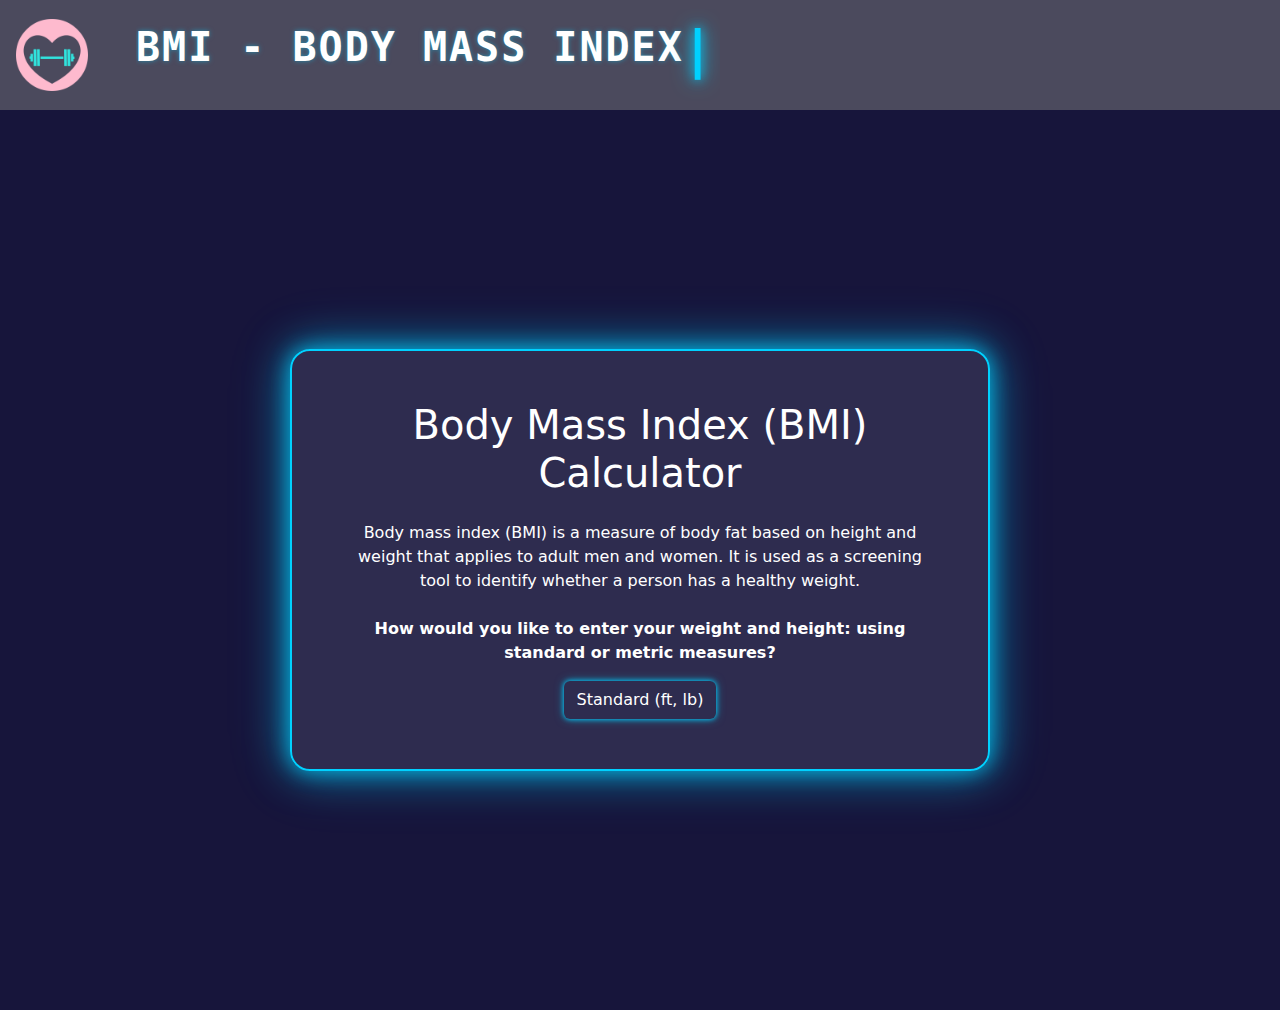
<file: index.html>
<!DOCTYPE html>
<html lang="en">

<head>
  <meta charset="UTF-8">
  <meta name="viewport" content="width=device-width, initial-scale=1.0">
  <title>Fixed Navbar with Animation</title>
  <link rel="stylesheet" href="styles.css">

  <!-- Bootstrap CSS -->
  <link href="https://cdn.jsdelivr.net/npm/bootstrap@5.3.0-alpha1/dist/css/bootstrap.min.css" rel="stylesheet">

</head>

<body style="background-color: #17153B; color: white;">

  <!-- Navbar -->
  <nav class="navbar navbar-expand-lg ">
    <div class="container-fluid">
      <a class="navbar-brand" href="#">
        <img src="img/logo.png" alt="Logo" class="logo-circle">
      </a>
      <div class="collapse navbar-collapse justify-content-start" id="navbarNav">
        <ul class="navbar-nav">
          <li class="nav-item">
            <a class="nav-link bmi-calculator" href="#">
              <span class="typed-text">BMI - BODY MASS INDEX</span><span class="neon-cursor">|</span>
            </a>
          </li>
        </ul>
      </div>
    </div>
  </nav>

   <!-- Main Content -->
   <div class="container d-flex align-items-center justify-content-center" style="min-height: 100vh;">
    <div class="text-center neon-box">
      <h1 class="mb-4">Body Mass Index (BMI) Calculator</h1>
      <p>Body mass index (BMI) is a measure of body fat based on height and weight that applies to adult men and women. It is used as a screening tool to identify whether a person has a healthy weight.</p>
      <p class="mt-4"><strong>How would you like to enter your weight and height: using standard or metric measures?</strong></p>
      <div class="d-flex justify-content-center">
        <button class="btn btn-neon mx-2" style="color: #00d1ff;"><a href="standard.html" style="text-decoration: none; color: #fff;">Standard (ft, lb)</a></button>
        <!-- <button class="btn btn-neon mx-2" style="color: #00d1ff;"><a href="" style="text-decoration: none; color: #fff;">Metrical (m, kg)</a></button> -->
      </div>
    </div>
  </div>


  <script src="script.js"></script>
  <!-- Bootstrap JS -->
  <script src="https://code.jquery.com/jquery-3.5.1.slim.min.js"></script>
  <script src="https://cdn.jsdelivr.net/npm/@popperjs/core@2.11.6/dist/umd/popper.min.js"></script>
  <script src="https://stackpath.bootstrapcdn.com/bootstrap/4.5.2/js/bootstrap.min.js"></script>
</body>

</html>
</file>
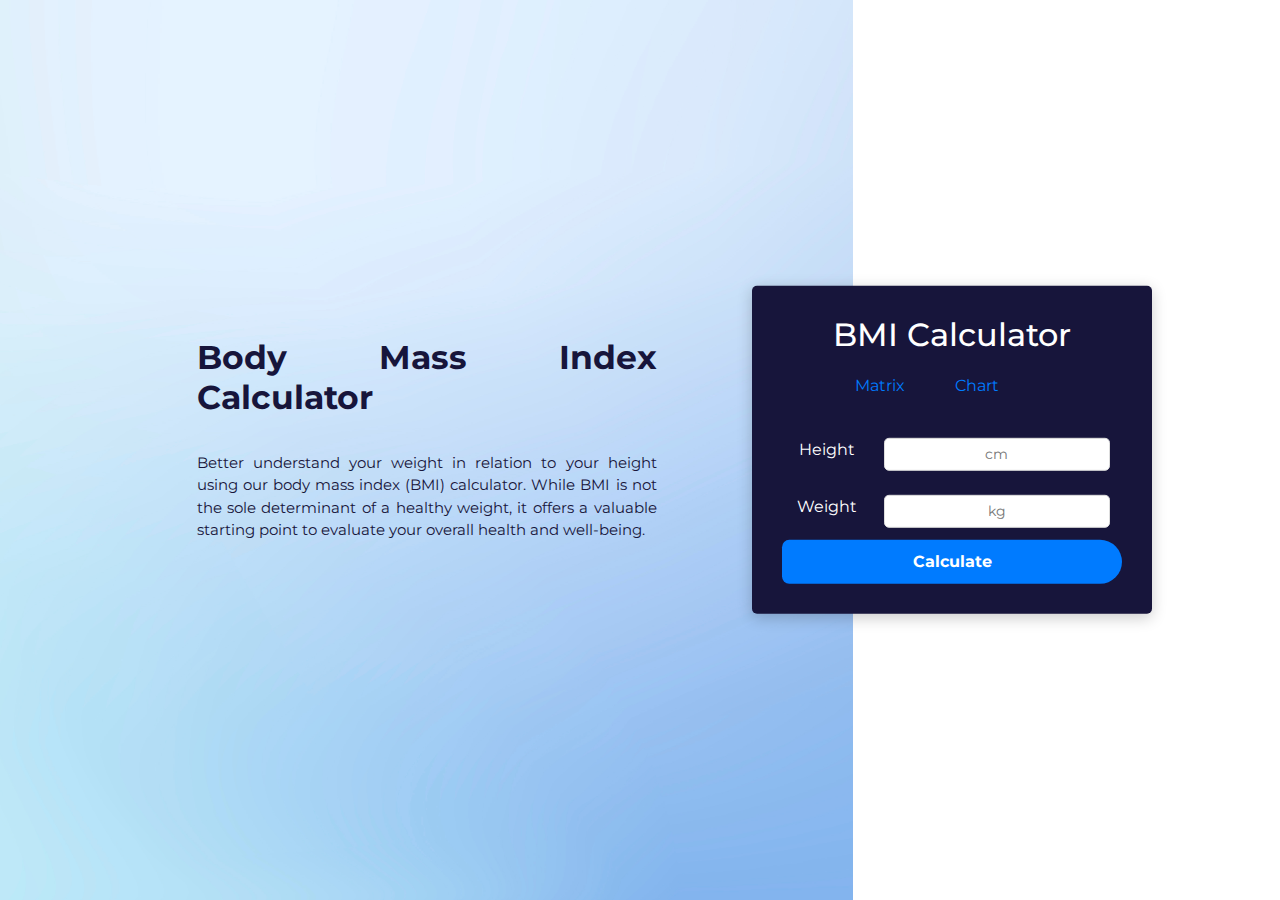
<file: standard.html>
<!DOCTYPE html>
<html lang="en">

<head>
    <meta charset="UTF-8">
    <meta name="viewport" content="width=device-width, initial-scale=1.0">
    <title>BMI Calculator</title>
    <link rel="stylesheet" href="std.css">
    <link rel="preconnect" href="https://fonts.googleapis.com">
    <link rel="preconnect" href="https://fonts.gstatic.com" crossorigin>
    <link href="https://fonts.googleapis.com/css2?family=Montserrat:wght@400&display=swap" rel="stylesheet">
    <link rel="stylesheet" href="https://stackpath.bootstrapcdn.com/bootstrap/4.5.2/css/bootstrap.min.css">
</head>

<body>
    <div class="container-fluid">
        <div class="row">
            <div class="col-md-8 left-part">
                <div class="intro-text">
                    <h1>Body Mass Index Calculator</h1><br>
                    <p id="introParagraph">Better understand your weight in relation to your height using our body mass index (BMI) calculator. While BMI is not the sole determinant of a healthy weight, it offers a valuable starting point to evaluate your overall health and well-being.</p>
                </div>
                <div id="result" class="bmi-result" style="display:none;"></div> <!-- Initially hidden -->

                <!-- Add the BMI chart image -->
                <img id="bmiImage" src="img/table.png" alt="BMI Chart" style="display:none; width:100%; height:auto;"> <!-- Adjust the path and size as needed -->
            </div>

            <div class="col-md-4 right-part">
                <!-- Rectangle with BMI calculator -->
                <div class="rectangle right-rectangle">
                    <div class="bmi-form">
                        <h2>BMI Calculator</h2>
                        <div class="radio-group">
                            <label>
                                <a href="#" id="matrixLink">Matrix</a>
                            </label>
                            <label>
                                <a href="#" id="chartLink">Chart</a>
                            </label>
                        </div>

                        <!-- Table for input fields -->
                        <table class="table table-borderless text-white" id="bmiTable">
                            <tbody>
                                <tr>
                                    <td><label for="heightInput">Height</label></td>
                                    <td><input type="text" id="heightInput" name="height" placeholder="cm"></td>
                                </tr>
                                <tr>
                                    <td><label for="weightInput">Weight</label></td>
                                    <td><input type="text" id="weightInput" name="weight" placeholder="kg"></td>
                                </tr>
                            </tbody>
                        </table>

                        <button id="btn" class="btn-neon">Calculate</button> 
                    </div>
                </div>
            </div>
        </div>
    </div>

    <script src="https://code.jquery.com/jquery-3.5.1.slim.min.js"></script>
    <script src="https://cdn.jsdelivr.net/npm/@popperjs/core@2.0.6/dist/umd/popper.min.js"></script>
    <script src="https://stackpath.bootstrapcdn.com/bootstrap/4.5.2/js/bootstrap.min.js"></script>
    <script src="script.js"></script> <!-- Link to your JS file -->
</body>

</html>
</file>
<file: styles.css>
/* Fixed transparent gray navbar */
.navbar {
  position: fixed;
  top: 0;
  width: 100%;
  background-color: rgba(128, 128, 128, 0.5); /* Transparent gray */
  height: 110px; /* Make navbar taller */
}

.navbar a {
  font-family: "Monospace", sans-serif;
  font-size: 40px; /* Make text bigger */
  color: white; /* Normal state color */
  text-transform: uppercase;
  font-weight: bold;
}

/* Remove hover effect */
.navbar a:hover {
  color: white; /* Keep the color the same as normal state */
  text-decoration: none; /* Remove underline */
}

/* Circle logo style with flickering glow */
.logo-circle {
  width: 80px; /* Adjusted width */
  height: 80px; /* Adjusted height */
  border-radius: 50%;
  object-fit: cover;
  margin-right: 20px; /* Space between logo and text */
  animation: flicker 1.5s infinite alternate; /* Flicker animation */
}

/* Keyframes for flickering glow */
@keyframes flicker {
  0% {
    box-shadow: 0 0 10px #00d1ff, 0 0 20px #00d1ff; /* Low glow */
  }
  50% {
    box-shadow: 0 0 20px #00d1ff, 0 0 40px #00d1ff; /* Bright glow */
  }
  100% {
    box-shadow: 0 0 10px #00d1ff, 0 0 20px #00d1ff; /* Low glow */
  }
}

/* BMI text with subtle glow */
.bmi-calculator {
  font-family: 'Courier', monospace;
  font-size: 20px;
  white-space: nowrap;
  overflow: hidden;
  letter-spacing: 2px;
  color: #ffffff; /* White text */
  text-shadow: 0 0 5px rgba(0, 209, 255, 0.5);  
}

/* Typing animation */
.typed-text {
  display: inline-block;
  animation: typing 5s steps(27, end); /* Match the length of the text */
  white-space: nowrap;
  overflow: hidden; /* Ensures text gets hidden before it's fully typed */
  border-right: none; /* Removes any extra cursor effect */
}

/* Neon cursor style */
.neon-cursor {
  color: #00d1ff; /* Neon blue cursor */
  text-shadow: 0 0 8px #00d1ff, 0 0 16px #00d1ff; /* Cursor glow effect */
  animation: blink-cursor 1s step-end infinite; /* Blinking cursor */
  display: inline-block;
  vertical-align: super; /* Align cursor properly */
  margin-left: 2px; /* Small space between cursor and text */
  transform: scale(1.3); /* Make cursor bigger */
}

/* Keyframes for typing text animation */
@keyframes typing {
  from {
    width: 0;
  }
  to {
    width: 27ch; /* Matches the length of the text */
  }
}

/* Keyframes for cursor blink */
@keyframes blink-cursor {
  50% {
    opacity: 0;
  }
}

/* Main content container with neon border and flicker effect */
.neon-box {
  padding: 50px;
  background-color: rgba(255, 255, 255, 0.1);
  border-radius: 20px;
  max-width: 700px; /* Make the box bigger */
  border: 2px solid #00d1ff; /* Base neon color */
  box-shadow: 0 0 20px rgba(0, 209, 255, 0.7), 0 0 40px rgba(0, 209, 255, 0.5), 0 0 60px rgba(0, 209, 255, 0.3);
  animation: neon-flicker 2s infinite alternate;
}

/* Neon effect for buttons */
.btn-neon {
  border: 2px solid #00d1ff; /* Neon border */
  color: #00d1ff;
  background-color: transparent;
  transition: 0.3s;
  box-shadow: 0 0 5px #00d1ff, 0 0 10px rgba(0, 209, 255, 0.5);
}

/* Hover effect for buttons */
.btn-neon:hover {
  background-color: rgba(0, 209, 255, 0.2);
  color: #fff;
  box-shadow: 0 0 5px #00d1ff, 0 0 15px #00d1ff, 0 0 25px rgba(0, 209, 255, 0.5);
}

/* Responsive adjustments for smaller screens */
@media (max-width: 768px) {
  .navbar {
    height: 80px; /* Adjust navbar height */
  }

  .navbar a {
    font-size: 30px; /* Smaller text for mobile */
  }

  .logo-circle {
    width: 60px; /* Smaller logo size */
    height: 60px; /* Smaller logo size */
    margin-right: 15px; /* Adjust spacing */
  }

  .neon-box {
    padding: 30px; /* Adjust padding for mobile */
    max-width: 90%; /* Ensure box fits on smaller screens */
  }

  .bmi-calculator {
    font-size: 18px; /* Adjust text size for better readability */
  }
}
</file>
<file: std.css>
.left-part {
    background-image: url('img/v960-ning-31.jpg'); 
    background-size: cover; 
    background-position: center; 
    height: 100vh; 
    color: white; 
    display: flex; 
    flex-direction: column; 
    justify-content: center; 
    align-items: center; 
    text-align: center; 
}

.intro-text {
    text-align: justify; 
    max-width: 500px; 
    margin: 0 auto; 
    padding: 0 20px; 
}

.intro-text h1 {
    font-size: 33px; 
    margin-bottom: 10px; 
    font-family: "Montserrat", sans-serif;
    font-weight: bold; 
    color: #17153b;
}

.intro-text p {
    font-size: 15px; 
    line-height: 1.5; 
    font-family: "Montserrat", sans-serif;
    color: #17153b;
    margin-bottom: 20px; 
}

.bmi-result {
    font-family: 'Courier', monospace;
    font-size: 20px; 
    color: #ffffff; 
    margin-top: 20px; 
    padding: 10px 15px; 
    background-color: rgba(0, 0, 0, 0.7); 
    border-radius: 8px; 
    width: 300px; 
    text-align: center; 
    display: none; 
    animation: light-effect 2s infinite; 
    box-shadow: 0 0 10px rgba(0, 0, 0, 0.2), 0 0 20px rgba(0, 209, 255, 0.5); 
}

@keyframes light-effect {
    0% {
        box-shadow: 0 0 10px rgba(0, 0, 0, 0.2), 0 0 20px rgba(0, 209, 255, 0.5);
    }
    50% {
        box-shadow: 0 0 20px rgba(0, 0, 0, 0.3), 0 0 40px rgba(0, 209, 255, 0.7);
    }
    100% {
        box-shadow: 0 0 10px rgba(0, 0, 0, 0.2), 0 0 20px rgba(0, 209, 255, 0.5);
    }
}

/* Responsive adjustments for smaller screens */
@media (max-width: 768px) {
    .intro-text {
        max-width: 90%; 
        padding: 0 10px; /* Adjust padding for mobile */
    }

    .bmi-result {
        width: 90%; /* Make result width responsive */
        font-size: 18px; /* Adjust font size for better readability */
    }

    .rectangle {
        padding: 20px; /* Reduce padding for mobile view */
        max-width: 90%; /* Full width on small screens */
    }
}

.right-part {
    background-color: #fff; 
    height: 100vh; 
    display: flex;
    align-items: center;
    justify-content: center;
    text-align: center;
    position: relative;
}

.rectangle {
    background-color: #17153b; 
    color: #fff; 
    font-family: "Montserrat", sans-serif;
    padding: 30px; 
    border-radius: 5px; 
    width: 100%; 
    max-width: 400px; 
    text-align: center; 
    position: relative; 
    box-shadow: 0 4px 15px rgba(0, 0, 0.5, 0.2); 
}

.bmi-form h2 {
    margin-bottom: 20px;
}

.bmi-form label {
    font-size: 16px;
    color: #fff;
}

.bmi-form input {
    width: 100%; 
    padding: 5px; 
    border: 1px solid #ddd;
    border-radius: 5px;
    text-align: center; 
    font-size: 14px;
}

.bmi-form .radio-group {
    display: flex;
    justify-content: center;
    margin-bottom: 20px;
}

.bmi-form .radio-group label {
    margin-right: 50px;
    cursor: pointer;
}

.bmi-form .radio-group input {
    margin-right: 5px;
}

.bmi-form button {
    background-color: #007bff;
    color: #fff;
    border: none;
    padding: 10px;
    width: 100%;
    border-radius: 10px 30px 30px 10px; 
    font-size: 16px;
    cursor: pointer;
    font-weight: bold;
}

.bmi-form button:hover {
    background-color: #0056b3;
    color: white;
}

.right-rectangle {
    position: absolute;
    right: 30%; 
    top: 50%;
    transform: translateY(-50%); 
}

table.table {
    margin: 0 auto;
}

/* Image styling for the BMI chart */
#bmiImage {
    display: none; 
    width: 80%; 
    max-width: 500px; 
    height: auto; 
    border-radius: 10px; 
    box-shadow: 0 4px 15px rgba(0, 0, 0, 0.5), 0 0 20px rgba(0, 209, 255, 0.5); 
    margin-top: 20px; 
    transition: all 0.3s ease; 
}

#bmiImage:hover {
    transform: scale(1.05); 
    box-shadow: 0 8px 20px rgba(0, 0, 0, 0.7), 0 0 30px rgba(0, 209, 255, 0.7); 
}
</file>
